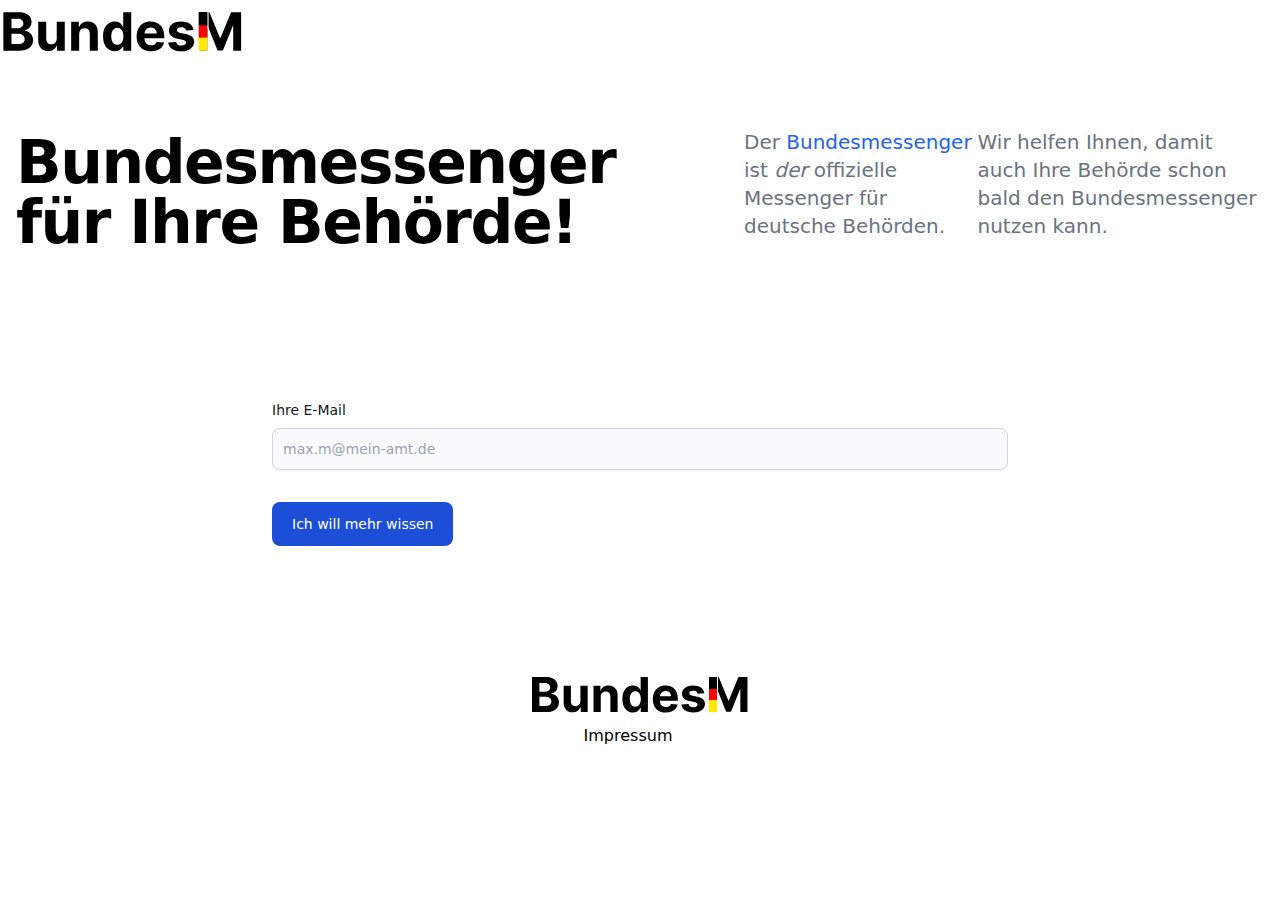
<file: index.html>
<html>
    <head>
        <title>BundesM</title>
        <link href="./output.css" rel="stylesheet">
        <meta name="viewport" content="width=device-width, initial-scale=1">
    </head>
    <body>
        <nav class="navbar rounded-box shadow">
            <div class="w-full md:flex md:items-center md:gap-2">
              <div class="flex items-center justify-between">
                <div class="navbar-start items-center justify-between w-full md:w-auto">
                  <a href="#" aria-label="Homepage Link">
                    <img src="Logo.svg" alt="BundesM Logo" class="h-12 md:h-16">
                  </a>
                  <div class="md:hidden">
                    <button type="button" class="collapse-toggle btn btn-outline btn-secondary btn-sm btn-square" data-collapse="#logo-navbar-collapse" aria-controls="logo-navbar-collapse" aria-label="Toggle navigation">
                      <span class="icon-[tabler--menu-2] collapse-open:hidden size-4"></span>
                      <span class="icon-[tabler--x] collapse-open:block hidden size-4"></span>
                    </button>
                  </div>
                </div>
              </div>
            </div>
          </nav>
          <section class="bg-white dark:bg-gray-900">
            <div class="grid max-w-screen-xl px-4 py-8 mx-auto lg:gap-8 xl:gap-0 lg:py-16 lg:grid-cols-12">
                <div class="mr-auto place-self-center lg:col-span-7">
                    <h1 class="max-w-2xl mb-4 text-4xl font-extrabold tracking-tight leading-none md:text-5xl xl:text-6xl dark:text-white">Bundesmessenger für Ihre Behörde!</h1>
                </div>
                <div class="lg:mt-0 lg:col-span-5 lg:flex">
                  <p class="max-w-2xl mb-6 font-light text-gray-500 lg:mb-8 md:text-lg lg:text-xl dark:text-gray-400">Der <a href="https://messenger.bwi.de/bundesmessenger" class="font-medium text-blue-600 dark:text-blue-500 hover:underline">Bundesmessenger</a> ist <i>der</i> offizielle Messenger für deutsche Behörden.</p>
                  <p class="max-w-2xl mb-6 font-light text-gray-500 lg:mb-8 md:text-lg lg:text-xl dark:text-gray-400">Wir helfen Ihnen, damit auch Ihre Behörde schon bald den Bundesmessenger nutzen kann.</p>
                </div>        
            </div>
        </section>
          <section class="bg-white dark:bg-gray-900">
              <div class="py-8 lg:py-16 px-4 mx-auto max-w-screen-md">
                  <form action="https://formspree.io/f/xzzzagow" method="POST" class="space-y-8">
                      <div>
                          <label for="email" class="block mb-2 text-sm font-medium text-gray-900 dark:text-gray-300">Ihre E-Mail</label>
                          <input name="email" type="email" id="email" class="shadow-sm bg-gray-50 border border-gray-300 text-gray-900 text-sm rounded-lg focus:ring-primary-500 focus:border-primary-500 block w-full p-2.5 dark:bg-gray-700 dark:border-gray-600 dark:placeholder-gray-400 dark:text-white dark:focus:ring-primary-500 dark:focus:border-primary-500 dark:shadow-sm-light" placeholder="max.m@mein-amt.de" required>
                      </div>
                      <button type="submit" class="py-3 px-5 text-sm font-medium text-center text-white rounded-lg bg-primary-700 sm:w-fit hover:bg-primary-800 focus:ring-4 focus:outline-none focus:ring-primary-300 dark:bg-primary-600 dark:hover:bg-primary-700 dark:focus:ring-primary-800">Ich will mehr wissen</button>
                  </form>
              </div>
            </section>
    </body>
    <footer class="p-4 bg-white md:p-8 lg:p-10 dark:bg-gray-800">
      <div class="mx-auto max-w-screen-xl text-center">
          <a href="#" class="flex justify-center items-center text-2xl font-semibold text-gray-900 dark:text-white">
            <img src="Logo.svg" alt="BundesM Logo">
          </a>
          <ul>
          <li>
                  <a href="impressum.html" class="mr-4 hover:underline md:mr-6">Impressum</a>
              </li>
          </ul>
      </div>
    </footer>
</html>
</file>
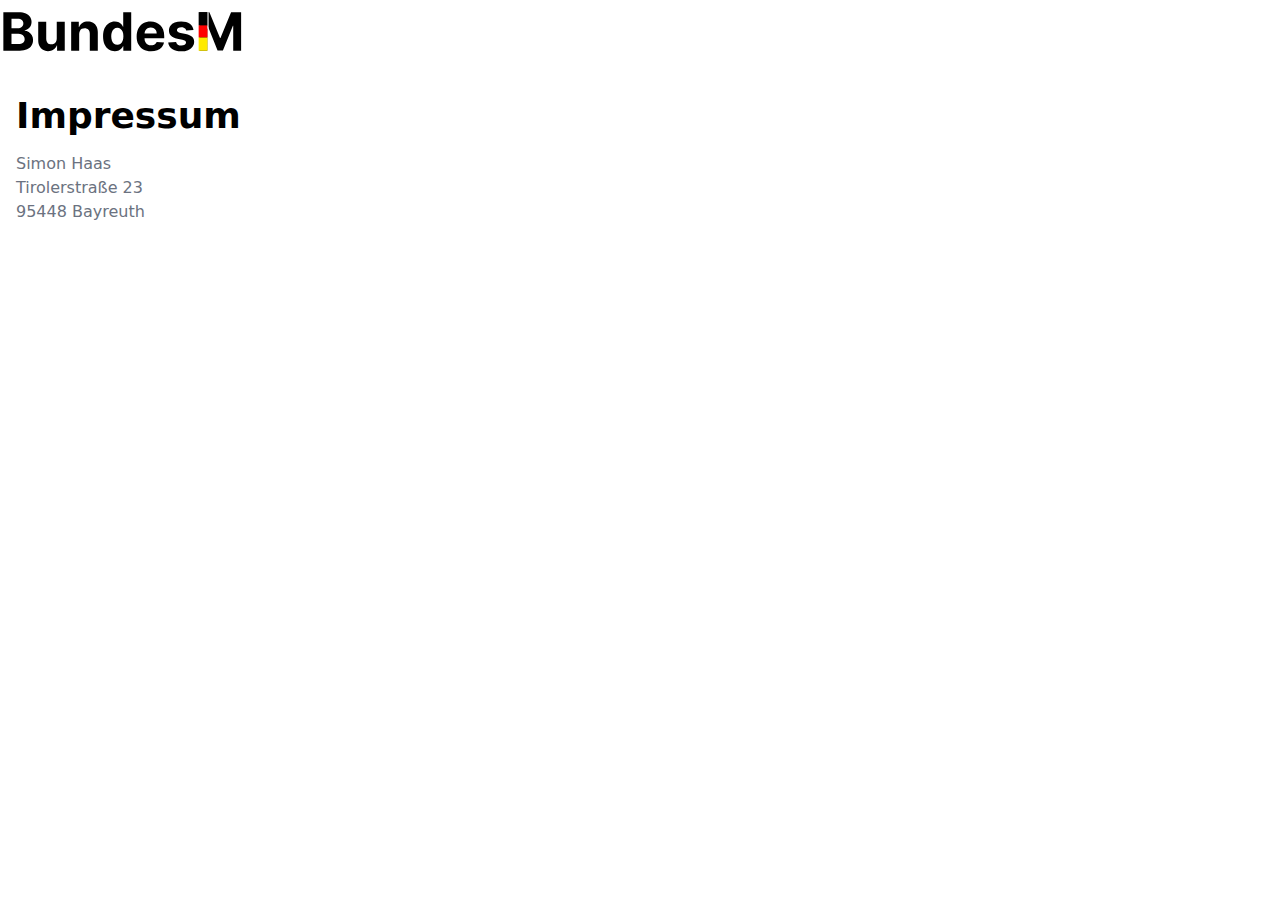
<file: impressum.html>
<html>
    <head>
        <title>BundesM</title>
        <link href="./output.css" rel="stylesheet">
        <meta name="viewport" content="width=device-width, initial-scale=1">
    </head>
    <body>
        <nav class="navbar rounded-box shadow">
            <div class="w-full md:flex md:items-center md:gap-2">
              <div class="flex items-center justify-between">
                <div class="navbar-start items-center justify-between w-full md:w-auto">
                  <a href="#" aria-label="Homepage Link">
                    <img src="Logo.svg" alt="BundesM Logo" class="h-12 md:h-16">
                  </a>
                  <div class="md:hidden">
                    <button type="button" class="collapse-toggle btn btn-outline btn-secondary btn-sm btn-square" data-collapse="#logo-navbar-collapse" aria-controls="logo-navbar-collapse" aria-label="Toggle navigation">
                      <span class="icon-[tabler--menu-2] collapse-open:hidden size-4"></span>
                      <span class="icon-[tabler--x] collapse-open:block hidden size-4"></span>
                    </button>
                  </div>
                </div>
              </div>
            </div>
          </nav>
          <section class="bg-white dark:bg-gray-900">
            <div class="grid px-4 py-8 ">
              <h1 class="max-w-2xl mb-4 text-4xl font-extrabold dark:text-white">Impressum</h1>
                  <p class="font-light text-gray-500 dark:text-gray-400">Simon Haas</p>
                  <p class="font-light text-gray-500 dark:text-gray-400">Tirolerstraße 23</p>
                  <p class="font-light text-gray-500 dark:text-gray-400">95448 Bayreuth</p>
                  </div>
        </section>
    </body>
</html>
</file>
<file: output.css>
*, ::before, ::after {
  --tw-border-spacing-x: 0;
  --tw-border-spacing-y: 0;
  --tw-translate-x: 0;
  --tw-translate-y: 0;
  --tw-rotate: 0;
  --tw-skew-x: 0;
  --tw-skew-y: 0;
  --tw-scale-x: 1;
  --tw-scale-y: 1;
  --tw-pan-x:  ;
  --tw-pan-y:  ;
  --tw-pinch-zoom:  ;
  --tw-scroll-snap-strictness: proximity;
  --tw-gradient-from-position:  ;
  --tw-gradient-via-position:  ;
  --tw-gradient-to-position:  ;
  --tw-ordinal:  ;
  --tw-slashed-zero:  ;
  --tw-numeric-figure:  ;
  --tw-numeric-spacing:  ;
  --tw-numeric-fraction:  ;
  --tw-ring-inset:  ;
  --tw-ring-offset-width: 0px;
  --tw-ring-offset-color: #fff;
  --tw-ring-color: rgb(59 130 246 / 0.5);
  --tw-ring-offset-shadow: 0 0 #0000;
  --tw-ring-shadow: 0 0 #0000;
  --tw-shadow: 0 0 #0000;
  --tw-shadow-colored: 0 0 #0000;
  --tw-blur:  ;
  --tw-brightness:  ;
  --tw-contrast:  ;
  --tw-grayscale:  ;
  --tw-hue-rotate:  ;
  --tw-invert:  ;
  --tw-saturate:  ;
  --tw-sepia:  ;
  --tw-drop-shadow:  ;
  --tw-backdrop-blur:  ;
  --tw-backdrop-brightness:  ;
  --tw-backdrop-contrast:  ;
  --tw-backdrop-grayscale:  ;
  --tw-backdrop-hue-rotate:  ;
  --tw-backdrop-invert:  ;
  --tw-backdrop-opacity:  ;
  --tw-backdrop-saturate:  ;
  --tw-backdrop-sepia:  ;
  --tw-contain-size:  ;
  --tw-contain-layout:  ;
  --tw-contain-paint:  ;
  --tw-contain-style:  ;
}

::backdrop {
  --tw-border-spacing-x: 0;
  --tw-border-spacing-y: 0;
  --tw-translate-x: 0;
  --tw-translate-y: 0;
  --tw-rotate: 0;
  --tw-skew-x: 0;
  --tw-skew-y: 0;
  --tw-scale-x: 1;
  --tw-scale-y: 1;
  --tw-pan-x:  ;
  --tw-pan-y:  ;
  --tw-pinch-zoom:  ;
  --tw-scroll-snap-strictness: proximity;
  --tw-gradient-from-position:  ;
  --tw-gradient-via-position:  ;
  --tw-gradient-to-position:  ;
  --tw-ordinal:  ;
  --tw-slashed-zero:  ;
  --tw-numeric-figure:  ;
  --tw-numeric-spacing:  ;
  --tw-numeric-fraction:  ;
  --tw-ring-inset:  ;
  --tw-ring-offset-width: 0px;
  --tw-ring-offset-color: #fff;
  --tw-ring-color: rgb(59 130 246 / 0.5);
  --tw-ring-offset-shadow: 0 0 #0000;
  --tw-ring-shadow: 0 0 #0000;
  --tw-shadow: 0 0 #0000;
  --tw-shadow-colored: 0 0 #0000;
  --tw-blur:  ;
  --tw-brightness:  ;
  --tw-contrast:  ;
  --tw-grayscale:  ;
  --tw-hue-rotate:  ;
  --tw-invert:  ;
  --tw-saturate:  ;
  --tw-sepia:  ;
  --tw-drop-shadow:  ;
  --tw-backdrop-blur:  ;
  --tw-backdrop-brightness:  ;
  --tw-backdrop-contrast:  ;
  --tw-backdrop-grayscale:  ;
  --tw-backdrop-hue-rotate:  ;
  --tw-backdrop-invert:  ;
  --tw-backdrop-opacity:  ;
  --tw-backdrop-saturate:  ;
  --tw-backdrop-sepia:  ;
  --tw-contain-size:  ;
  --tw-contain-layout:  ;
  --tw-contain-paint:  ;
  --tw-contain-style:  ;
}

/*
! tailwindcss v3.4.17 | MIT License | https://tailwindcss.com
*/

/*
1. Prevent padding and border from affecting element width. (https://github.com/mozdevs/cssremedy/issues/4)
2. Allow adding a border to an element by just adding a border-width. (https://github.com/tailwindcss/tailwindcss/pull/116)
*/

*,
::before,
::after {
  box-sizing: border-box;
  /* 1 */
  border-width: 0;
  /* 2 */
  border-style: solid;
  /* 2 */
  border-color: #e5e7eb;
  /* 2 */
}

::before,
::after {
  --tw-content: '';
}

/*
1. Use a consistent sensible line-height in all browsers.
2. Prevent adjustments of font size after orientation changes in iOS.
3. Use a more readable tab size.
4. Use the user's configured `sans` font-family by default.
5. Use the user's configured `sans` font-feature-settings by default.
6. Use the user's configured `sans` font-variation-settings by default.
7. Disable tap highlights on iOS
*/

html,
:host {
  line-height: 1.5;
  /* 1 */
  -webkit-text-size-adjust: 100%;
  /* 2 */
  -moz-tab-size: 4;
  /* 3 */
  -o-tab-size: 4;
     tab-size: 4;
  /* 3 */
  font-family: Inter, ui-sans-serif, system-ui, -apple-system, system-ui, Segoe UI, Roboto, Helvetica Neue, Arial, Noto Sans, sans-serif, Apple Color Emoji, Segoe UI Emoji, Segoe UI Symbol, Noto Color Emoji;
  /* 4 */
  font-feature-settings: normal;
  /* 5 */
  font-variation-settings: normal;
  /* 6 */
  -webkit-tap-highlight-color: transparent;
  /* 7 */
}

/*
1. Remove the margin in all browsers.
2. Inherit line-height from `html` so users can set them as a class directly on the `html` element.
*/

body {
  margin: 0;
  /* 1 */
  line-height: inherit;
  /* 2 */
}

/*
1. Add the correct height in Firefox.
2. Correct the inheritance of border color in Firefox. (https://bugzilla.mozilla.org/show_bug.cgi?id=190655)
3. Ensure horizontal rules are visible by default.
*/

hr {
  height: 0;
  /* 1 */
  color: inherit;
  /* 2 */
  border-top-width: 1px;
  /* 3 */
}

/*
Add the correct text decoration in Chrome, Edge, and Safari.
*/

abbr:where([title]) {
  -webkit-text-decoration: underline dotted;
          text-decoration: underline dotted;
}

/*
Remove the default font size and weight for headings.
*/

h1,
h2,
h3,
h4,
h5,
h6 {
  font-size: inherit;
  font-weight: inherit;
}

/*
Reset links to optimize for opt-in styling instead of opt-out.
*/

a {
  color: inherit;
  text-decoration: inherit;
}

/*
Add the correct font weight in Edge and Safari.
*/

b,
strong {
  font-weight: bolder;
}

/*
1. Use the user's configured `mono` font-family by default.
2. Use the user's configured `mono` font-feature-settings by default.
3. Use the user's configured `mono` font-variation-settings by default.
4. Correct the odd `em` font sizing in all browsers.
*/

code,
kbd,
samp,
pre {
  font-family: ui-monospace, SFMono-Regular, Menlo, Monaco, Consolas, "Liberation Mono", "Courier New", monospace;
  /* 1 */
  font-feature-settings: normal;
  /* 2 */
  font-variation-settings: normal;
  /* 3 */
  font-size: 1em;
  /* 4 */
}

/*
Add the correct font size in all browsers.
*/

small {
  font-size: 80%;
}

/*
Prevent `sub` and `sup` elements from affecting the line height in all browsers.
*/

sub,
sup {
  font-size: 75%;
  line-height: 0;
  position: relative;
  vertical-align: baseline;
}

sub {
  bottom: -0.25em;
}

sup {
  top: -0.5em;
}

/*
1. Remove text indentation from table contents in Chrome and Safari. (https://bugs.chromium.org/p/chromium/issues/detail?id=999088, https://bugs.webkit.org/show_bug.cgi?id=201297)
2. Correct table border color inheritance in all Chrome and Safari. (https://bugs.chromium.org/p/chromium/issues/detail?id=935729, https://bugs.webkit.org/show_bug.cgi?id=195016)
3. Remove gaps between table borders by default.
*/

table {
  text-indent: 0;
  /* 1 */
  border-color: inherit;
  /* 2 */
  border-collapse: collapse;
  /* 3 */
}

/*
1. Change the font styles in all browsers.
2. Remove the margin in Firefox and Safari.
3. Remove default padding in all browsers.
*/

button,
input,
optgroup,
select,
textarea {
  font-family: inherit;
  /* 1 */
  font-feature-settings: inherit;
  /* 1 */
  font-variation-settings: inherit;
  /* 1 */
  font-size: 100%;
  /* 1 */
  font-weight: inherit;
  /* 1 */
  line-height: inherit;
  /* 1 */
  letter-spacing: inherit;
  /* 1 */
  color: inherit;
  /* 1 */
  margin: 0;
  /* 2 */
  padding: 0;
  /* 3 */
}

/*
Remove the inheritance of text transform in Edge and Firefox.
*/

button,
select {
  text-transform: none;
}

/*
1. Correct the inability to style clickable types in iOS and Safari.
2. Remove default button styles.
*/

button,
input:where([type='button']),
input:where([type='reset']),
input:where([type='submit']) {
  -webkit-appearance: button;
  /* 1 */
  background-color: transparent;
  /* 2 */
  background-image: none;
  /* 2 */
}

/*
Use the modern Firefox focus style for all focusable elements.
*/

:-moz-focusring {
  outline: auto;
}

/*
Remove the additional `:invalid` styles in Firefox. (https://github.com/mozilla/gecko-dev/blob/2f9eacd9d3d995c937b4251a5557d95d494c9be1/layout/style/res/forms.css#L728-L737)
*/

:-moz-ui-invalid {
  box-shadow: none;
}

/*
Add the correct vertical alignment in Chrome and Firefox.
*/

progress {
  vertical-align: baseline;
}

/*
Correct the cursor style of increment and decrement buttons in Safari.
*/

::-webkit-inner-spin-button,
::-webkit-outer-spin-button {
  height: auto;
}

/*
1. Correct the odd appearance in Chrome and Safari.
2. Correct the outline style in Safari.
*/

[type='search'] {
  -webkit-appearance: textfield;
  /* 1 */
  outline-offset: -2px;
  /* 2 */
}

/*
Remove the inner padding in Chrome and Safari on macOS.
*/

::-webkit-search-decoration {
  -webkit-appearance: none;
}

/*
1. Correct the inability to style clickable types in iOS and Safari.
2. Change font properties to `inherit` in Safari.
*/

::-webkit-file-upload-button {
  -webkit-appearance: button;
  /* 1 */
  font: inherit;
  /* 2 */
}

/*
Add the correct display in Chrome and Safari.
*/

summary {
  display: list-item;
}

/*
Removes the default spacing and border for appropriate elements.
*/

blockquote,
dl,
dd,
h1,
h2,
h3,
h4,
h5,
h6,
hr,
figure,
p,
pre {
  margin: 0;
}

fieldset {
  margin: 0;
  padding: 0;
}

legend {
  padding: 0;
}

ol,
ul,
menu {
  list-style: none;
  margin: 0;
  padding: 0;
}

/*
Reset default styling for dialogs.
*/

dialog {
  padding: 0;
}

/*
Prevent resizing textareas horizontally by default.
*/

textarea {
  resize: vertical;
}

/*
1. Reset the default placeholder opacity in Firefox. (https://github.com/tailwindlabs/tailwindcss/issues/3300)
2. Set the default placeholder color to the user's configured gray 400 color.
*/

input::-moz-placeholder, textarea::-moz-placeholder {
  opacity: 1;
  /* 1 */
  color: #9ca3af;
  /* 2 */
}

input::placeholder,
textarea::placeholder {
  opacity: 1;
  /* 1 */
  color: #9ca3af;
  /* 2 */
}

/*
Set the default cursor for buttons.
*/

button,
[role="button"] {
  cursor: pointer;
}

/*
Make sure disabled buttons don't get the pointer cursor.
*/

:disabled {
  cursor: default;
}

/*
1. Make replaced elements `display: block` by default. (https://github.com/mozdevs/cssremedy/issues/14)
2. Add `vertical-align: middle` to align replaced elements more sensibly by default. (https://github.com/jensimmons/cssremedy/issues/14#issuecomment-634934210)
   This can trigger a poorly considered lint error in some tools but is included by design.
*/

img,
svg,
video,
canvas,
audio,
iframe,
embed,
object {
  display: block;
  /* 1 */
  vertical-align: middle;
  /* 2 */
}

/*
Constrain images and videos to the parent width and preserve their intrinsic aspect ratio. (https://github.com/mozdevs/cssremedy/issues/14)
*/

img,
video {
  max-width: 100%;
  height: auto;
}

/* Make elements with the HTML hidden attribute stay hidden by default */

[hidden]:where(:not([hidden="until-found"])) {
  display: none;
}

.mx-auto {
  margin-left: auto;
  margin-right: auto;
}

.mb-2 {
  margin-bottom: 0.5rem;
}

.mb-4 {
  margin-bottom: 1rem;
}

.mb-6 {
  margin-bottom: 1.5rem;
}

.mr-4 {
  margin-right: 1rem;
}

.mr-auto {
  margin-right: auto;
}

.block {
  display: block;
}

.flex {
  display: flex;
}

.grid {
  display: grid;
}

.hidden {
  display: none;
}

.size-4 {
  width: 1rem;
  height: 1rem;
}

.h-12 {
  height: 3rem;
}

.w-full {
  width: 100%;
}

.max-w-2xl {
  max-width: 42rem;
}

.max-w-screen-md {
  max-width: 768px;
}

.max-w-screen-xl {
  max-width: 1280px;
}

.items-center {
  align-items: center;
}

.justify-center {
  justify-content: center;
}

.justify-between {
  justify-content: space-between;
}

.space-y-8 > :not([hidden]) ~ :not([hidden]) {
  --tw-space-y-reverse: 0;
  margin-top: calc(2rem * calc(1 - var(--tw-space-y-reverse)));
  margin-bottom: calc(2rem * var(--tw-space-y-reverse));
}

.place-self-center {
  place-self: center;
}

.rounded-lg {
  border-radius: 0.5rem;
}

.border {
  border-width: 1px;
}

.border-gray-300 {
  --tw-border-opacity: 1;
  border-color: rgb(209 213 219 / var(--tw-border-opacity, 1));
}

.bg-gray-50 {
  --tw-bg-opacity: 1;
  background-color: rgb(249 250 251 / var(--tw-bg-opacity, 1));
}

.bg-primary-700 {
  --tw-bg-opacity: 1;
  background-color: rgb(29 78 216 / var(--tw-bg-opacity, 1));
}

.bg-white {
  --tw-bg-opacity: 1;
  background-color: rgb(255 255 255 / var(--tw-bg-opacity, 1));
}

.p-2\.5 {
  padding: 0.625rem;
}

.p-4 {
  padding: 1rem;
}

.px-4 {
  padding-left: 1rem;
  padding-right: 1rem;
}

.px-5 {
  padding-left: 1.25rem;
  padding-right: 1.25rem;
}

.py-3 {
  padding-top: 0.75rem;
  padding-bottom: 0.75rem;
}

.py-8 {
  padding-top: 2rem;
  padding-bottom: 2rem;
}

.text-center {
  text-align: center;
}

.text-2xl {
  font-size: 1.5rem;
  line-height: 2rem;
}

.text-4xl {
  font-size: 2.25rem;
  line-height: 2.5rem;
}

.text-sm {
  font-size: 0.875rem;
  line-height: 1.25rem;
}

.font-extrabold {
  font-weight: 800;
}

.font-light {
  font-weight: 300;
}

.font-medium {
  font-weight: 500;
}

.font-semibold {
  font-weight: 600;
}

.leading-none {
  line-height: 1;
}

.tracking-tight {
  letter-spacing: -0.025em;
}

.text-blue-600 {
  --tw-text-opacity: 1;
  color: rgb(37 99 235 / var(--tw-text-opacity, 1));
}

.text-gray-500 {
  --tw-text-opacity: 1;
  color: rgb(107 114 128 / var(--tw-text-opacity, 1));
}

.text-gray-900 {
  --tw-text-opacity: 1;
  color: rgb(17 24 39 / var(--tw-text-opacity, 1));
}

.text-white {
  --tw-text-opacity: 1;
  color: rgb(255 255 255 / var(--tw-text-opacity, 1));
}

.shadow {
  --tw-shadow: 0 1px 3px 0 rgb(0 0 0 / 0.1), 0 1px 2px -1px rgb(0 0 0 / 0.1);
  --tw-shadow-colored: 0 1px 3px 0 var(--tw-shadow-color), 0 1px 2px -1px var(--tw-shadow-color);
  box-shadow: var(--tw-ring-offset-shadow, 0 0 #0000), var(--tw-ring-shadow, 0 0 #0000), var(--tw-shadow);
}

.shadow-sm {
  --tw-shadow: 0 1px 2px 0 rgb(0 0 0 / 0.05);
  --tw-shadow-colored: 0 1px 2px 0 var(--tw-shadow-color);
  box-shadow: var(--tw-ring-offset-shadow, 0 0 #0000), var(--tw-ring-shadow, 0 0 #0000), var(--tw-shadow);
}

.hover\:bg-primary-800:hover {
  --tw-bg-opacity: 1;
  background-color: rgb(30 64 175 / var(--tw-bg-opacity, 1));
}

.hover\:underline:hover {
  text-decoration-line: underline;
}

.focus\:border-primary-500:focus {
  --tw-border-opacity: 1;
  border-color: rgb(59 130 246 / var(--tw-border-opacity, 1));
}

.focus\:outline-none:focus {
  outline: 2px solid transparent;
  outline-offset: 2px;
}

.focus\:ring-4:focus {
  --tw-ring-offset-shadow: var(--tw-ring-inset) 0 0 0 var(--tw-ring-offset-width) var(--tw-ring-offset-color);
  --tw-ring-shadow: var(--tw-ring-inset) 0 0 0 calc(4px + var(--tw-ring-offset-width)) var(--tw-ring-color);
  box-shadow: var(--tw-ring-offset-shadow), var(--tw-ring-shadow), var(--tw-shadow, 0 0 #0000);
}

.focus\:ring-primary-300:focus {
  --tw-ring-opacity: 1;
  --tw-ring-color: rgb(147 197 253 / var(--tw-ring-opacity, 1));
}

.focus\:ring-primary-500:focus {
  --tw-ring-opacity: 1;
  --tw-ring-color: rgb(59 130 246 / var(--tw-ring-opacity, 1));
}

.dark\:border-gray-600:is(.dark *) {
  --tw-border-opacity: 1;
  border-color: rgb(75 85 99 / var(--tw-border-opacity, 1));
}

.dark\:bg-gray-700:is(.dark *) {
  --tw-bg-opacity: 1;
  background-color: rgb(55 65 81 / var(--tw-bg-opacity, 1));
}

.dark\:bg-gray-800:is(.dark *) {
  --tw-bg-opacity: 1;
  background-color: rgb(31 41 55 / var(--tw-bg-opacity, 1));
}

.dark\:bg-gray-900:is(.dark *) {
  --tw-bg-opacity: 1;
  background-color: rgb(17 24 39 / var(--tw-bg-opacity, 1));
}

.dark\:bg-primary-600:is(.dark *) {
  --tw-bg-opacity: 1;
  background-color: rgb(37 99 235 / var(--tw-bg-opacity, 1));
}

.dark\:text-blue-500:is(.dark *) {
  --tw-text-opacity: 1;
  color: rgb(59 130 246 / var(--tw-text-opacity, 1));
}

.dark\:text-gray-300:is(.dark *) {
  --tw-text-opacity: 1;
  color: rgb(209 213 219 / var(--tw-text-opacity, 1));
}

.dark\:text-gray-400:is(.dark *) {
  --tw-text-opacity: 1;
  color: rgb(156 163 175 / var(--tw-text-opacity, 1));
}

.dark\:text-white:is(.dark *) {
  --tw-text-opacity: 1;
  color: rgb(255 255 255 / var(--tw-text-opacity, 1));
}

.dark\:placeholder-gray-400:is(.dark *)::-moz-placeholder {
  --tw-placeholder-opacity: 1;
  color: rgb(156 163 175 / var(--tw-placeholder-opacity, 1));
}

.dark\:placeholder-gray-400:is(.dark *)::placeholder {
  --tw-placeholder-opacity: 1;
  color: rgb(156 163 175 / var(--tw-placeholder-opacity, 1));
}

.dark\:hover\:bg-primary-700:hover:is(.dark *) {
  --tw-bg-opacity: 1;
  background-color: rgb(29 78 216 / var(--tw-bg-opacity, 1));
}

.dark\:focus\:border-primary-500:focus:is(.dark *) {
  --tw-border-opacity: 1;
  border-color: rgb(59 130 246 / var(--tw-border-opacity, 1));
}

.dark\:focus\:ring-primary-500:focus:is(.dark *) {
  --tw-ring-opacity: 1;
  --tw-ring-color: rgb(59 130 246 / var(--tw-ring-opacity, 1));
}

.dark\:focus\:ring-primary-800:focus:is(.dark *) {
  --tw-ring-opacity: 1;
  --tw-ring-color: rgb(30 64 175 / var(--tw-ring-opacity, 1));
}

@media (min-width: 640px) {
  .sm\:w-fit {
    width: -moz-fit-content;
    width: fit-content;
  }
}

@media (min-width: 768px) {
  .md\:mr-6 {
    margin-right: 1.5rem;
  }

  .md\:flex {
    display: flex;
  }

  .md\:hidden {
    display: none;
  }

  .md\:h-16 {
    height: 4rem;
  }

  .md\:w-auto {
    width: auto;
  }

  .md\:items-center {
    align-items: center;
  }

  .md\:gap-2 {
    gap: 0.5rem;
  }

  .md\:p-8 {
    padding: 2rem;
  }

  .md\:text-5xl {
    font-size: 3rem;
    line-height: 1;
  }

  .md\:text-lg {
    font-size: 1.125rem;
    line-height: 1.75rem;
  }
}

@media (min-width: 1024px) {
  .lg\:col-span-5 {
    grid-column: span 5 / span 5;
  }

  .lg\:col-span-7 {
    grid-column: span 7 / span 7;
  }

  .lg\:mb-8 {
    margin-bottom: 2rem;
  }

  .lg\:mt-0 {
    margin-top: 0px;
  }

  .lg\:flex {
    display: flex;
  }

  .lg\:grid-cols-12 {
    grid-template-columns: repeat(12, minmax(0, 1fr));
  }

  .lg\:gap-8 {
    gap: 2rem;
  }

  .lg\:p-10 {
    padding: 2.5rem;
  }

  .lg\:py-16 {
    padding-top: 4rem;
    padding-bottom: 4rem;
  }

  .lg\:text-xl {
    font-size: 1.25rem;
    line-height: 1.75rem;
  }
}

@media (min-width: 1280px) {
  .xl\:gap-0 {
    gap: 0px;
  }

  .xl\:text-6xl {
    font-size: 3.75rem;
    line-height: 1;
  }
}
</file>
